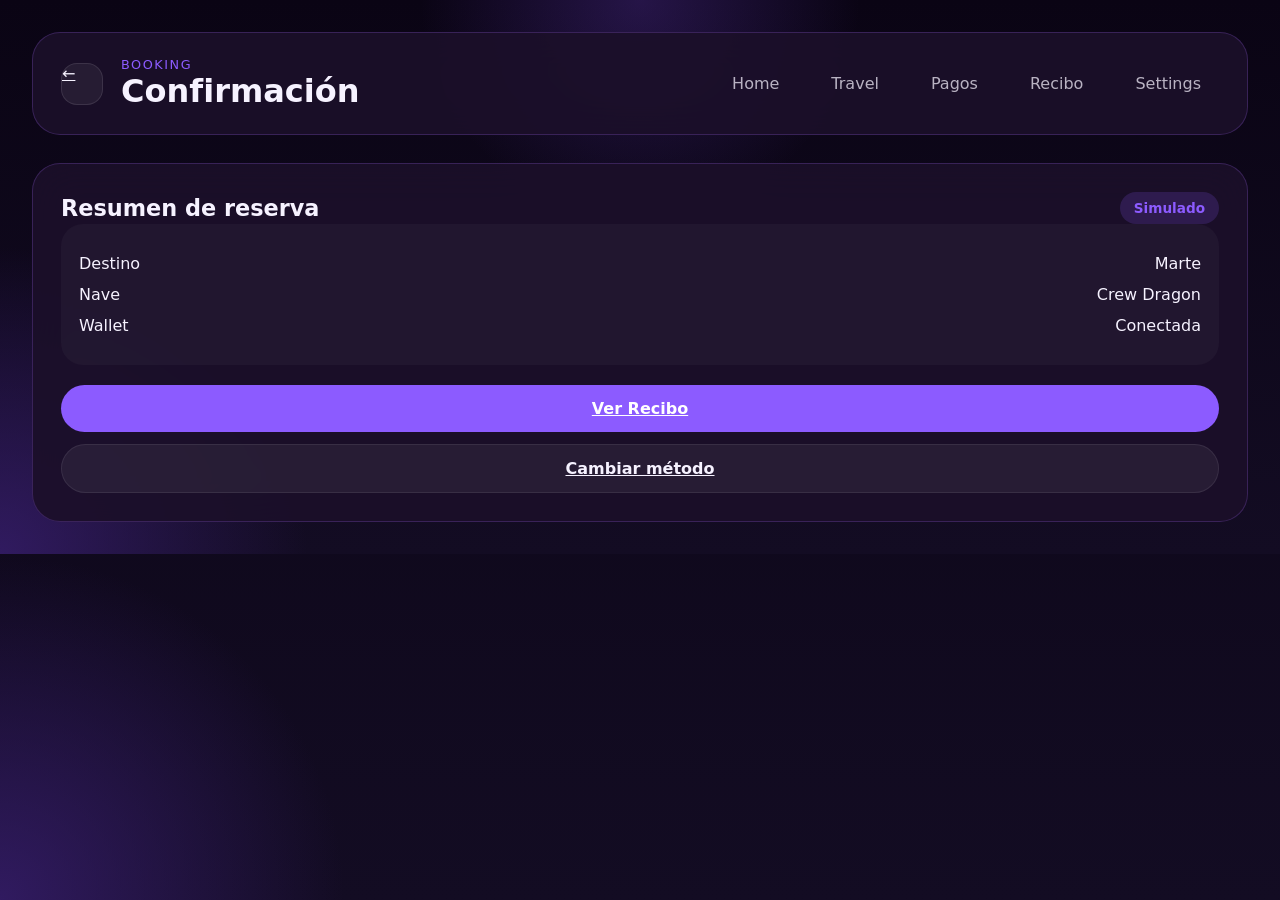
<file: Space-main/screens/booking.html>
<!DOCTYPE html>
<html lang="es">
<head>
  <meta charset="UTF-8" />
  <meta name="viewport" content="width=device-width, initial-scale=1.0" />
  <title>UberX × SpaceX | Booking</title>
  <link rel="stylesheet" href="../css/app.css" />
</head>
<body>
  <div class="page-shell">
    <header class="page-header">
      <div class="brand-card">
        <a href="travel.html" class="icon-button">←</a>
        <div>
          <p class="eyebrow">Booking</p>
          <h1>Confirmación</h1>
        </div>
      </div>
      <nav class="page-nav">
        <a href="home.html" class="nav-link">Home</a>
        <a href="travel.html" class="nav-link">Travel</a>
        <a href="payment-methods.html" class="nav-link">Pagos</a>
        <a href="receipt.html" class="nav-link">Recibo</a>
        <a href="settings.html" class="nav-link">Settings</a>
      </nav>
    </header>

    <main class="page-content">
      <section class="panel-card panel-booking">
        <div class="panel-header">
          <h2>Resumen de reserva</h2>
          <span class="badge">Simulado</span>
        </div>
        <div class="receipt-section">
          <div class="receipt-row"><span>Destino</span><span>Marte</span></div>
          <div class="receipt-row"><span>Nave</span><span>Crew Dragon</span></div>
          <div class="receipt-row"><span>Wallet</span><span>Conectada</span></div>
        </div>
        <div class="sheet-actions">
          <a href="receipt.html" class="button button-primary">Ver Recibo</a>
          <a href="payment-methods.html" class="button button-secondary">Cambiar método</a>
        </div>
      </section>
    </main>
  </div>
</body>
</html>
</file>
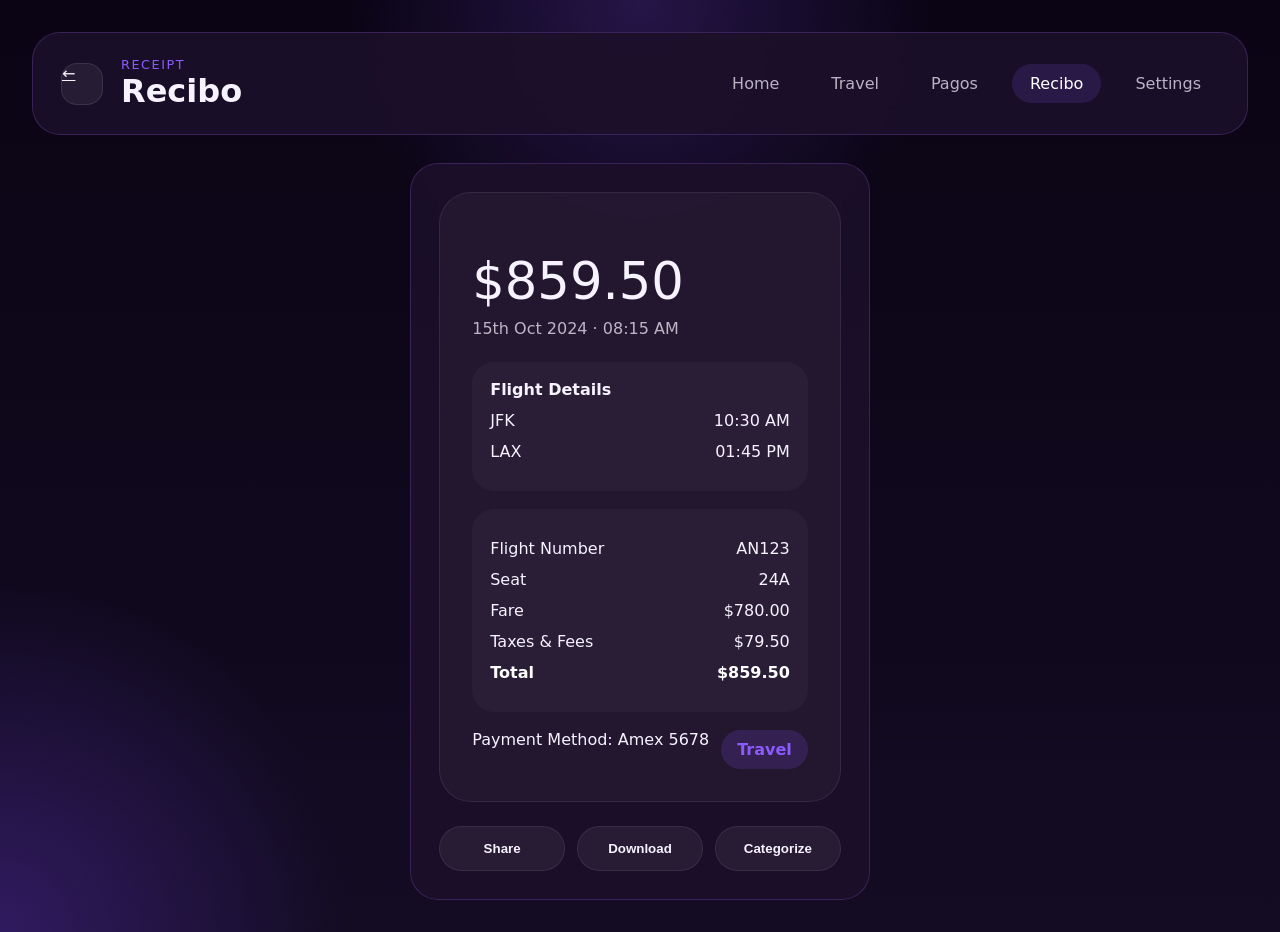
<file: Space-main/screens/receipt.html>
<!DOCTYPE html>
<html lang="es">
<head>
  <meta charset="UTF-8" />
  <meta name="viewport" content="width=device-width, initial-scale=1.0" />
  <title>UberX × SpaceX | Receipt</title>
  <link rel="stylesheet" href="../css/app.css" />
</head>
<body>
  <div class="page-shell">
    <header class="page-header">
      <div class="brand-card">
        <a href="booking.html" class="icon-button">←</a>
        <div>
          <p class="eyebrow">Receipt</p>
          <h1>Recibo</h1>
        </div>
      </div>
      <nav class="page-nav">
        <a href="home.html" class="nav-link">Home</a>
        <a href="travel.html" class="nav-link">Travel</a>
        <a href="payment-methods.html" class="nav-link">Pagos</a>
        <a href="receipt.html" class="nav-link is-active">Recibo</a>
        <a href="settings.html" class="nav-link">Settings</a>
      </nav>
    </header>

    <main class="page-content">
      <section class="panel-card panel-receipt">
        <div class="receipt-body">
          <div class="receipt-amount">$859.50</div>
          <p class="receipt-meta">15th Oct 2024 · 08:15 AM</p>
          <div class="receipt-section">
            <strong>Flight Details</strong>
            <div class="receipt-row"><span>JFK</span><span>10:30 AM</span></div>
            <div class="receipt-row"><span>LAX</span><span>01:45 PM</span></div>
          </div>
          <div class="receipt-section">
            <div class="receipt-row"><span>Flight Number</span><span>AN123</span></div>
            <div class="receipt-row"><span>Seat</span><span>24A</span></div>
            <div class="receipt-row"><span>Fare</span><span>$780.00</span></div>
            <div class="receipt-row"><span>Taxes & Fees</span><span>$79.50</span></div>
            <div class="receipt-row total"><span>Total</span><span>$859.50</span></div>
          </div>
          <div class="receipt-tags">
            <span>Payment Method: Amex 5678</span>
            <span class="tag">Travel</span>
          </div>
        </div>
        <div class="receipt-actions">
          <button class="button button-secondary">Share</button>
          <button class="button button-secondary">Download</button>
          <button class="button button-secondary">Categorize</button>
        </div>
      </section>
    </main>
  </div>
</body>
</html>
</file>
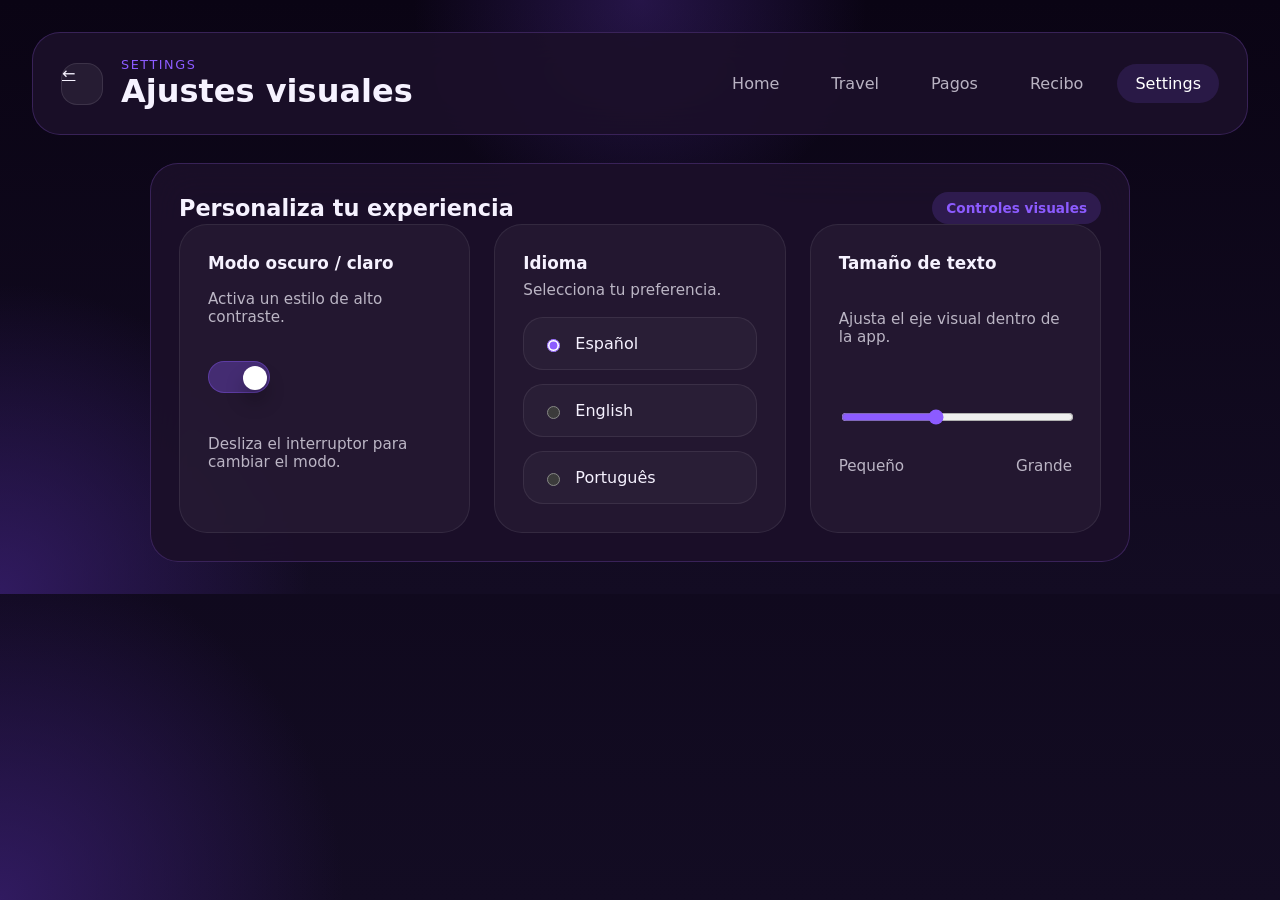
<file: Space-main/screens/settings.html>
<!DOCTYPE html>
<html lang="es">
<head>
  <meta charset="UTF-8" />
  <meta name="viewport" content="width=device-width, initial-scale=1.0" />
  <title>UberX × SpaceX | Settings</title>
  <link rel="stylesheet" href="../css/app.css" />
</head>
<body>
  <div class="page-shell">
    <header class="page-header">
      <div class="brand-card">
        <a href="home.html" class="icon-button">←</a>
        <div>
          <p class="eyebrow">Settings</p>
          <h1>Ajustes visuales</h1>
        </div>
      </div>
      <nav class="page-nav">
        <a href="home.html" class="nav-link">Home</a>
        <a href="travel.html" class="nav-link">Travel</a>
        <a href="payment-methods.html" class="nav-link">Pagos</a>
        <a href="receipt.html" class="nav-link">Recibo</a>
        <a href="settings.html" class="nav-link is-active">Settings</a>
      </nav>
    </header>

    <main class="page-content">
      <section class="panel-card panel-settings">
        <div class="panel-header">
          <h2>Personaliza tu experiencia</h2>
          <span class="badge">Controles visuales</span>
        </div>

        <div class="settings-grid">
          <div class="setting-card">
            <div class="setting-labels">
              <strong>Modo oscuro / claro</strong>
              <span class="text-muted">Activa un estilo de alto contraste.</span>
            </div>
            <label class="toggle-switch">
              <input type="checkbox" checked />
              <span class="toggle-track">
                <span class="toggle-thumb"></span>
              </span>
            </label>
            <p class="setting-hint">Desliza el interruptor para cambiar el modo.</p>
          </div>

          <div class="setting-card">
            <div class="setting-labels">
              <strong>Idioma</strong>
              <span class="text-muted">Selecciona tu preferencia.</span>
            </div>
            <div class="radio-grid">
              <label class="radio-option">
                <input type="radio" name="settings-language" checked />
                <span>Español</span>
              </label>
              <label class="radio-option">
                <input type="radio" name="settings-language" />
                <span>English</span>
              </label>
              <label class="radio-option">
                <input type="radio" name="settings-language" />
                <span>Português</span>
              </label>
            </div>
          </div>

          <div class="setting-card">
            <div class="setting-labels">
              <strong>Tamaño de texto</strong>
              <span class="text-muted">Ajusta el eje visual dentro de la app.</span>
            </div>
            <div class="range-wrapper">
              <input type="range" min="10" max="90" value="42" />
              <div class="range-labels">
                <span>Pequeño</span>
                <span>Grande</span>
              </div>
            </div>
          </div>
        </div>
      </section>
    </main>
  </div>
</body>
</html>
</file>
<file: Space-main/css/app.css>
:root {
  color-scheme: dark;
  --bg: #110b1f;
  --bg-surface: rgba(28, 16, 42, 0.92);
  --bg-surface-soft: rgba(43, 22, 65, 0.82);
  --border: rgba(164, 106, 255, 0.22);
  --text: #f6f2ff;
  --text-muted: rgba(246, 242, 255, 0.72);
  --accent: #8c5bff;
  --accent-soft: rgba(140, 91, 255, 0.18);
  --glass: rgba(255, 255, 255, 0.08);
  --radius-xl: 28px;
  --radius-lg: 20px;
  --space-4: 24px;
  --space-6: 36px;
  --fz-lg: 1.4rem;
  --fz-xl: 2.8rem;
}

* {
  box-sizing: border-box;
}

html,
body {
  margin: 0;
  min-height: 100%;
  font-family: Inter, ui-sans-serif, system-ui, sans-serif;
  background: radial-gradient(circle at top, rgba(120, 70, 226, 0.25), transparent 26%),
    radial-gradient(circle at bottom left, rgba(56, 30, 111, 0.8), transparent 22%),
    linear-gradient(180deg, #0a0414 0%, #130c23 100%);
  color: var(--text);
}

body {
  padding: 32px;
}

.page-shell {
  max-width: 1380px;
  margin: 0 auto;
  display: grid;
  gap: 28px;
}

.page-header {
  display: flex;
  align-items: center;
  justify-content: space-between;
  gap: 24px;
  padding: 24px 28px;
  background: var(--bg-surface);
  border: 1px solid var(--border);
  border-radius: var(--radius-xl);
  backdrop-filter: blur(18px);
}

.brand-card {
  display: flex;
  align-items: center;
  gap: 18px;
}

.brand-logo {
  width: 250px;
  height: 250px;
  border-radius: 24px;
  display: grid;
  place-content: center;
  background: linear-gradient(135deg, #b08bff, #5f35ff);
  font-weight: 800;
  font-size: 1.6rem;
  letter-spacing: -0.1em;
  color: white;
}

.page-header h1,
.page-header p {
  margin: 0;
}

.eyebrow {
  text-transform: uppercase;
  letter-spacing: 0.12em;
  font-size: 0.8rem;
  color: var(--accent);
}

.page-nav {
  display: flex;
  gap: 16px;
  flex-wrap: wrap;
}

.nav-link {
  color: var(--text-muted);
  text-decoration: none;
  padding: 10px 18px;
  border-radius: 999px;
  transition: background 0.2s ease, color 0.2s ease;
}

.nav-link:hover,
.nav-link.is-active {
  background: rgba(140, 91, 255, 0.14);
  color: #fff;
}

.page-content {
  display: grid;
  gap: 26px;
}

.section-panel {
  display: grid;
  gap: 22px;
}

.panel-card {
  background: var(--bg-surface);
  border: 1px solid var(--border);
  border-radius: var(--radius-xl);
  backdrop-filter: blur(22px);
  padding: 28px;
}

.panel-hero {
  display: grid;
  grid-template-columns: 1.2fr 0.8fr;
  gap: 30px;
  overflow: hidden;
}

.hero-copy h2 {
  margin: 8px 0 18px;
  font-size: var(--fz-xl);
  line-height: 1.05;
}

.hero-copy p {
  color: var(--text-muted);
  max-width: 640px;
  line-height: 1.8;
}

.hero-actions {
  display: flex;
  gap: 16px;
  margin-top: 26px;
  flex-wrap: wrap;
}

.button {
  display: inline-flex;
  align-items: center;
  justify-content: center;
  padding: 14px 24px;
  border-radius: 999px;
  border: none;
  cursor: pointer;
  font-weight: 600;
  transition: transform 0.2s ease, background 0.2s ease;
}

.button:hover {
  transform: translateY(-1px);
}

.button-primary {
  background: var(--accent);
  color: white;
}

.button-secondary {
  background: rgba(255, 255, 255, 0.06);
  color: var(--text);
  border: 1px solid rgba(255, 255, 255, 0.08);
}

.button-full {
  width: 100%;
}

.hero-visual {
  display: grid;
  place-items: center;
  min-height: 360px;
  background: linear-gradient(180deg, rgba(234, 189, 255, 0.16) 0%, rgba(24, 12, 42, 0.92) 100%);
  border-radius: 28px;
  position: relative;
}

.hero-visual::before {
  content: "";
  position: absolute;
  inset: 0;
  background: radial-gradient(circle at top right, rgba(255, 255, 255, 0.14), transparent 28%);
}

.vehicle-card {
  position: relative;
  width: 100%;
  max-width: 320px;
  gap: 18px;
  display: grid;
  align-items: end;
}

.vehicle-image {
  height: 260px;
  border-radius: 28px;
  background-image: url('../assets/img/ship-2.svg');
  background-size: cover;
  background-position: center;
  box-shadow: 0 32px 70px rgba(75, 17, 160, 0.4);
}

.vehicle-type,
.vehicle-price {
  display: block;
}

.vehicle-type {
  color: var(--text-muted);
  margin-bottom: 6px;
}

.vehicle-price {
  font-size: 2rem;
}

.panel-destinations {
  padding: 30px;
}

.panel-header {
  display: flex;
  align-items: center;
  justify-content: space-between;
  gap: 16px;
}

.panel-header h3,
.panel-header h2 {
  margin: 0;
  font-size: 1.4rem;
}

.badge {
  display: inline-flex;
  align-items: center;
  gap: 6px;
  padding: 8px 14px;
  border-radius: 999px;
  background: rgba(140, 91, 255, 0.18);
  color: var(--accent);
  font-size: 0.85rem;
  font-weight: 700;
}

.destination-list {
  margin: 20px 0 0;
  display: grid;
  grid-template-columns: repeat(3, minmax(0, 1fr));
  gap: 18px;
  list-style: none;
  padding: 0;
}

.destination-item {
  background: rgba(255, 255, 255, 0.05);
  padding: 18px;
  border-radius: 24px;
  display: flex;
  gap: 16px;
  align-items: center;
  border: 1px solid rgba(255, 255, 255, 0.08);
}

.destination-item img {
  width: 72px;
  height: 72px;
  border-radius: 20px;
  object-fit: cover;
}

.destination-item strong {
  display: block;
}

.destination-item span {
  color: var(--text-muted);
}

.panel-map {
  display: grid;
  gap: 20px;
}

.map-header p {
  color: var(--text-muted);
  margin: 6px 0 0;
}

.map-preview {
  position: relative;
  min-height: 320px;
  border-radius: 32px;
  background: radial-gradient(circle at top, rgba(140, 91, 255, 0.18), transparent 25%),
    linear-gradient(180deg, rgba(20, 10, 38, 0.8), rgba(15, 7, 29, 0.95));
  overflow: hidden;
}

.orbit-path {
  position: absolute;
  inset: 20% 12%;
  border: 1px dashed rgba(255, 255, 255, 0.22);
  border-radius: 50%;
}

.orbit-marker {
  position: absolute;
  padding: 12px 18px;
  border-radius: 999px;
  background: rgba(255, 255, 255, 0.08);
  border: 1px solid rgba(255, 255, 255, 0.12);
  color: white;
  font-size: 0.9rem;
}

.orbit-earth {
  top: 30%;
  left: 16%;
}

.orbit-mars {
  top: 15%;
  right: 18%;
}

.bottom-sheet {
  background: rgba(21, 10, 41, 0.96);
  border: 1px solid rgba(140, 91, 255, 0.19);
  border-radius: 32px;
  padding: 20px;
}

.sheet-header {
  display: flex;
  align-items: center;
  justify-content: space-between;
  gap: 20px;
  padding-bottom: 18px;
  border-bottom: 1px solid rgba(255, 255, 255, 0.08);
}

.sheet-label {
  color: var(--text-muted);
}

.sheet-price {
  font-size: 1.5rem;
  font-weight: 700;
}

.sheet-body {
  margin-top: 18px;
  display: grid;
  gap: 14px;
}

.flight-card {
  position: relative;
  display: grid;
  gap: 4px;
  padding: 18px;
  border-radius: 22px;
  background: rgba(255, 255, 255, 0.04);
  border: 1px solid rgba(255, 255, 255, 0.06);
}

.flight-card input {
  position: absolute;
  opacity: 0;
  inset: 0;
  cursor: pointer;
  z-index: 2;
}

.flight-card label {
  cursor: pointer;
  display: grid;
  gap: 6px;
}

.flight-card input:checked + label,
.flight-card label:hover {
  border-radius: 22px;
  background: rgba(140, 91, 255, 0.12);
  border-color: rgba(140, 91, 255, 0.45);
}

.sheet-actions {
  margin-top: 20px;
  display: grid;
  gap: 12px;
}

.range-button {
  position: relative;
  overflow: hidden;
}

.range-button::before {
  content: "";
  position: absolute;
  inset: 0;
  background: linear-gradient(90deg, rgba(255, 255, 255, 0.08), rgba(255, 255, 255, 0));
  opacity: 0.4;
}

.panel-payment-methods {
  max-width: 880px;
  margin: 0 auto;
  gap: 18px;
}

.search-field input {
  width: 100%;
  padding: 15px 18px;
  border-radius: 18px;
  border: 1px solid rgba(255, 255, 255, 0.1);
  background: rgba(255, 255, 255, 0.04);
  color: var(--text);
}

.search-field input::placeholder {
  color: rgba(246, 242, 255, 0.4);
}

.payment-list {
  display: grid;
  gap: 14px;
  margin: 22px 0;
}

.payment-card {
  display: flex;
  align-items: center;
  justify-content: space-between;
  gap: 18px;
  padding: 18px 20px;
  border-radius: 24px;
  background: rgba(255, 255, 255, 0.04);
  border: 1px solid rgba(255, 255, 255, 0.08);
}

.payment-logo {
  display: inline-flex;
  align-items: center;
  justify-content: center;
  width: 50px;
  height: 50px;
  border-radius: 18px;
  background: rgba(140, 91, 255, 0.14);
  font-size: 1.3rem;
}

.payment-actions {
  display: flex;
  gap: 12px;
  color: var(--text-muted);
}

.panel-settings {
  max-width: 980px;
  margin: 0 auto;
  gap: 26px;
}

.settings-grid {
  display: grid;
  gap: 24px;
  grid-template-columns: repeat(3, minmax(0, 1fr));
}

.setting-card {
  padding: 28px;
  border-radius: 28px;
  background: rgba(255, 255, 255, 0.04);
  border: 1px solid rgba(255, 255, 255, 0.08);
  display: grid;
  gap: 18px;
}

.setting-labels {
  display: grid;
  gap: 8px;
}

.setting-labels strong {
  font-size: 1.05rem;
}

.setting-labels .text-muted,
.setting-hint {
  color: var(--text-muted);
  font-size: 0.95rem;
}

.toggle-switch {
  display: inline-flex;
  align-items: center;
  gap: 12px;
}

.toggle-switch input {
  position: absolute;
  opacity: 0;
  width: 0;
  height: 0;
}

.toggle-track {
  position: relative;
  width: 62px;
  height: 32px;
  border-radius: 999px;
  background: rgba(255, 255, 255, 0.08);
  border: 1px solid rgba(255, 255, 255, 0.16);
  transition: background 0.2s ease, border-color 0.2s ease;
}

.toggle-thumb {
  position: absolute;
  top: 4px;
  left: 4px;
  width: 24px;
  height: 24px;
  border-radius: 50%;
  background: white;
  box-shadow: 0 12px 18px rgba(0, 0, 0, 0.25);
  transition: transform 0.2s ease;
}

.toggle-switch input:checked + .toggle-track {
  background: rgba(140, 91, 255, 0.32);
  border-color: rgba(140, 91, 255, 0.35);
}

.toggle-switch input:checked + .toggle-track .toggle-thumb {
  transform: translateX(30px);
}

.radio-grid {
  display: grid;
  gap: 14px;
}

.radio-option {
  display: flex;
  align-items: center;
  gap: 12px;
  padding: 16px 18px;
  border-radius: 20px;
  border: 1px solid rgba(255, 255, 255, 0.08);
  background: rgba(255, 255, 255, 0.03);
  cursor: pointer;
}

.radio-option input {
  accent-color: var(--accent);
}

.radio-option span {
  color: var(--text);
}

.range-wrapper {
  display: grid;
  gap: 16px;
}

.range-wrapper input[type="range"] {
  width: 100%;
  accent-color: var(--accent);
}

.range-labels {
  display: flex;
  justify-content: space-between;
  color: var(--text-muted);
  font-size: 0.95rem;
}

@media (max-width: 1080px) {
  .settings-grid {
    grid-template-columns: repeat(2, minmax(0, 1fr));
  }
}

@media (max-width: 720px) {
  .settings-grid {
    grid-template-columns: 1fr;
  }
}

.panel-receipt {
  max-width: 720px;
  margin: 0 auto;
  position: relative;
}

.icon-button {
  background: rgba(255, 255, 255, 0.06);
  border: 1px solid rgba(255, 255, 255, 0.1);
  color: var(--text);
  width: 42px;
  height: 42px;
  border-radius: 16px;
  cursor: pointer;
}

.icon-back {
  position: absolute;
  top: 24px;
  left: 24px;
}

.receipt-body {
  padding: 58px 32px 32px;
  border-radius: 32px;
  background: rgba(255, 255, 255, 0.04);
  border: 1px solid rgba(255, 255, 255, 0.08);
}

.receipt-amount {
  font-size: 3.2rem;
  margin: 0;
}

.receipt-meta {
  color: var(--text-muted);
  margin: 8px 0 24px;
}

.receipt-section {
  margin-bottom: 18px;
  padding: 18px;
  border-radius: 22px;
  background: rgba(255, 255, 255, 0.03);
}

.receipt-row {
  display: flex;
  justify-content: space-between;
  gap: 12px;
  margin: 12px 0;
}

.total {
  font-weight: 700;
  color: #fff;
}

.receipt-tags {
  display: flex;
  gap: 12px;
  flex-wrap: wrap;
}

.tag {
  display: inline-flex;
  padding: 10px 16px;
  border-radius: 999px;
  background: rgba(140, 91, 255, 0.16);
  color: var(--accent);
  font-weight: 700;
}

.receipt-actions {
  margin-top: 24px;
  display: grid;
  grid-template-columns: repeat(3, minmax(0, 1fr));
  gap: 12px;
}

.screen-shell {
  min-height: 100vh;
  display: grid;
  place-items: center;
  padding: 60px 24px;
}

.splash-card {
  max-width: 840px;
  width: 100%;
  padding: 48px;
  border-radius: var(--radius-xl);
  background: rgba(19, 10, 32, 0.95);
  border: 1px solid rgba(140, 91, 255, 0.22);
  backdrop-filter: blur(20px);
  display: grid;
  gap: 24px;
}

.splash-logo {
  width: 420px;
  height: 250px;
  border-radius: 28px;
  display: grid;
  place-content: center;
  background: linear-gradient(135deg, #9f7bff, #4b25d9);
  font-weight: 900;
  font-size: 2rem;
  color: white;
}

.splash-actions {
  display: flex;
  gap: 16px;
  flex-wrap: wrap;
}

.hero-visual-home {
  width: 100%;
  min-height: 360px;
  border-radius: 28px;
  background: radial-gradient(circle at top, rgba(140, 91, 255, 0.22), transparent 20%),
    linear-gradient(180deg, rgba(30, 16, 52, 0.92), rgba(30, 7, 7, 0.98));
}

.card-grid {
  display: grid;
  grid-template-columns: repeat(3, minmax(0, 1fr));
  gap: 18px;
  margin-top: 22px;
}

.screen-card {
  display: grid;
  place-items: center;
  padding: 24px;
  border-radius: 28px;
  border: 1px solid rgba(255, 255, 255, 0.08);
  background: rgba(255, 255, 255, 0.03);
  color: var(--text);
  text-decoration: none;
  font-weight: 700;
  transition: transform 0.2s ease, box-shadow 0.2s ease;
}

.screen-card:hover {
  transform: translateY(-2px);
  box-shadow: 0 24px 48px rgba(77, 24, 148, 0.18);
}

.selectable-grid {
  display: grid;
  grid-template-columns: repeat(3, minmax(0, 1fr));
  gap: 18px;
  margin-top: 24px;
}

.choice-card {
  position: relative;
  background: rgba(255, 255, 255, 0.04);
  border: 1px solid rgba(255, 255, 255, 0.08);
  border-radius: 24px;
  overflow: hidden;
}

.choice-card input {
  position: absolute;
  opacity: 0;
  inset: 0;
  cursor: pointer;
  z-index: 2;
}

.choice-card label {
  display: grid;
  gap: 12px;
  padding: 22px;
  min-height: 170px;
  align-items: flex-start;
  cursor: pointer;
}

.choice-card img,
.choice-card .payment-logo {
  width: 72px;
  height: 72px;
  border-radius: 22px;
  object-fit: cover;
}

.choice-card strong {
  display: block;
  font-size: 1.05rem;
}

.choice-card span {
  color: var(--text-muted);
}

.choice-card input:checked + label,
.choice-card label:hover {
  background: rgba(140, 91, 255, 0.16);
  border-color: rgba(140, 91, 255, 0.4);
}

.payment-options .choice-card label {
  grid-template-columns: auto 1fr auto;
  grid-template-rows: auto auto;
  align-items: center;
}

.payment-options .payment-actions {
  justify-self: end;
}

@media (max-width: 1080px) {
  .page-shell {
    padding: 0 16px;
  }
  .page-header,
  .panel-card {
    padding: 24px;
  }
  .panel-hero {
    grid-template-columns: 1fr;
  }
  .hero-visual {
    min-height: 280px;
  }
  .destination-list {
    grid-template-columns: repeat(2, minmax(0, 1fr));
  }
  .receipt-actions {
    grid-template-columns: 1fr;
  }
}

@media (max-width: 720px) {
  body {
    padding: 18px;
  }
  .page-header {
    flex-direction: column;
    align-items: stretch;
  }
  .page-nav {
    justify-content: space-between;
  }
  .destination-list {
    grid-template-columns: 1fr;
  }
}
</file>
